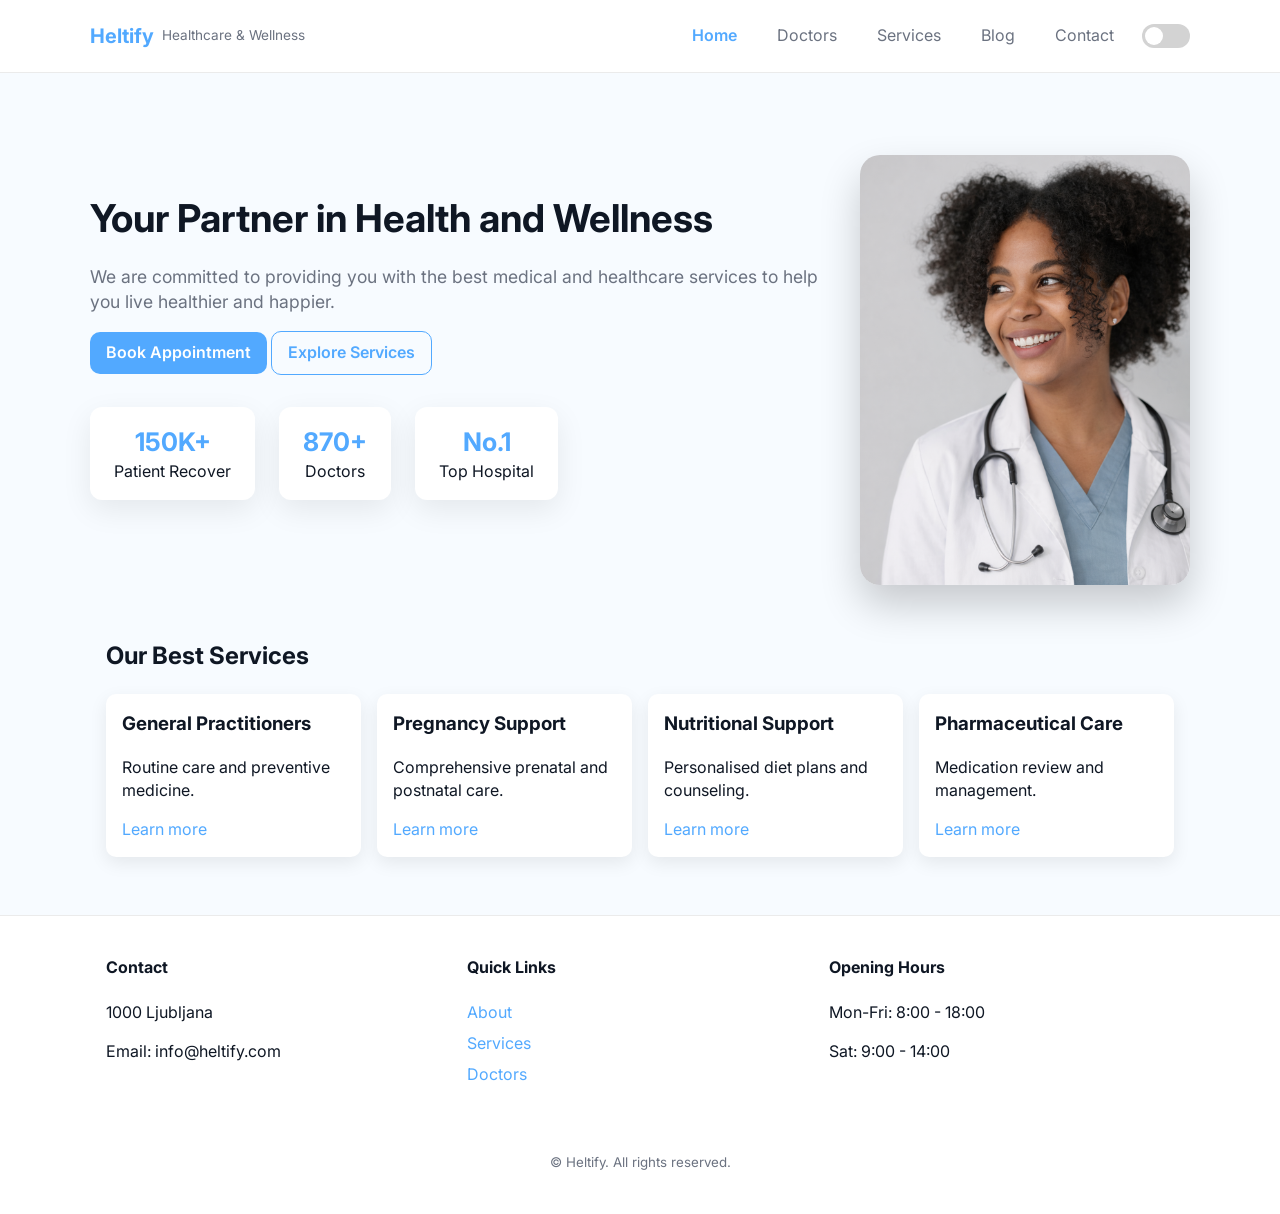
<file: index.html>
<!doctype html>
<html lang="en">
<head>
  <meta charset="utf-8" />
  <meta name="viewport" content="width=device-width, initial-scale=1.0">
  <title>Heltify</title>
  <link href="https://fonts.googleapis.com/css2?family=Inter:wght@300;400;600;700&display=swap" rel="stylesheet">
  <link rel="stylesheet" href="styles.css">
  <link rel="shortcut icon" href="image/logo.png" type="image/x-icon">
</head>
<body>
<header>
  <div class="container header-inner">
    <a class="brand" href="index.html">
      <p class="logo">Heltify</p>
      <p class="tag">Healthcare & Wellness</p>
    </a>
    <nav>
    <button id="navToggle">☰</button>
    <ul class="nav-list" id="navList">
      <li><a href="index.html" class="active">Home</a></li>
      <li><a href="doctors.html">Doctors</a></li>
      <li><a href="services.html">Services</a></li>
      <li><a href="blog.html">Blog</a></li>
      <li><a href="contact.html">Contact</a></li>
      <label class="theme-switch">
        <input type="checkbox" id="themeToggle">
        <span class="slider"></span>
      </label>
    </ul>
    </nav>
  </div>
</header>

<main>
<section class="hero container">
  <div class="hero-inner big-hero">
    <div class="hero-copy">
      <h1>Your Partner in Health and Wellness</h1>
      <p class="lead">
        We are committed to providing you with the best medical and healthcare services 
        to help you live healthier and happier.
      </p>
      <div class="hero-actions">
        <a class="btn book" href="contact.html#appointment">Book Appointment</a>
        <a class="btn services" href="services.html">Explore Services</a>
      </div>
      <ul class="large-stats">
        <li><strong>150K+</strong><span>Patient Recover</span></li>
        <li><strong>870+</strong><span>Doctors</span></li>
        <li><strong>No.1</strong><span>Top Hospital</span></li>
      </ul>
    </div>
    <div class="hero-image-wrapper">
      <img src="image/slika2.png" alt="Doctor" class="hero-big-img second">
    </div>
  </div>
</section>

<section class="container">
  <h2 class="section-title">Our Best Services</h2>
  <div class="services-grid">

    <article class="service-card">
      <h3>General Practitioners</h3>
      <p>Routine care and preventive medicine.</p>
      <a href="services.html#gp" class="link">Learn more</a>
    </article>

    <article class="service-card">
      <h3>Pregnancy Support</h3>
      <p>Comprehensive prenatal and postnatal care.</p>
      <a href="services.html#pregnancy" class="link">Learn more</a>
    </article>

    <article class="service-card">
      <h3>Nutritional Support</h3>
      <p>Personalised diet plans and counseling.</p>
      <a href="services.html#nutrition" class="link">Learn more</a>
    </article>

    <article class="service-card">
      <h3>Pharmaceutical Care</h3>
      <p>Medication review and management.</p>
      <a href="services.html#pharmacy" class="link">Learn more</a>
    </article>

  </div>
</section>
</main>

<footer>
  <div class="container footer-grid">
    <div>
      <h4>Contact</h4>
      <p>1000 Ljubljana</p>
      <p>Email: info@heltify.com</p>
    </div>
    <div>
      <h4>Quick Links</h4>
      <ul class="footer-links">
        <li><a href="index.html">About</a></li>
        <li><a href="services.html">Services</a></li>
        <li><a href="doctors.html">Doctors</a></li>
      </ul>
    </div>
    <div>
      <h4>Opening Hours</h4>
      <p>Mon-Fri: 8:00 - 18:00</p>
      <p>Sat: 9:00 - 14:00</p>
    </div>
  </div>
  <div class="footer-bottom container">
    <small>© Heltify. All rights reserved.</small>
  </div>
</footer>
<script src="script.js"></script>
</body>
</html>
</file>
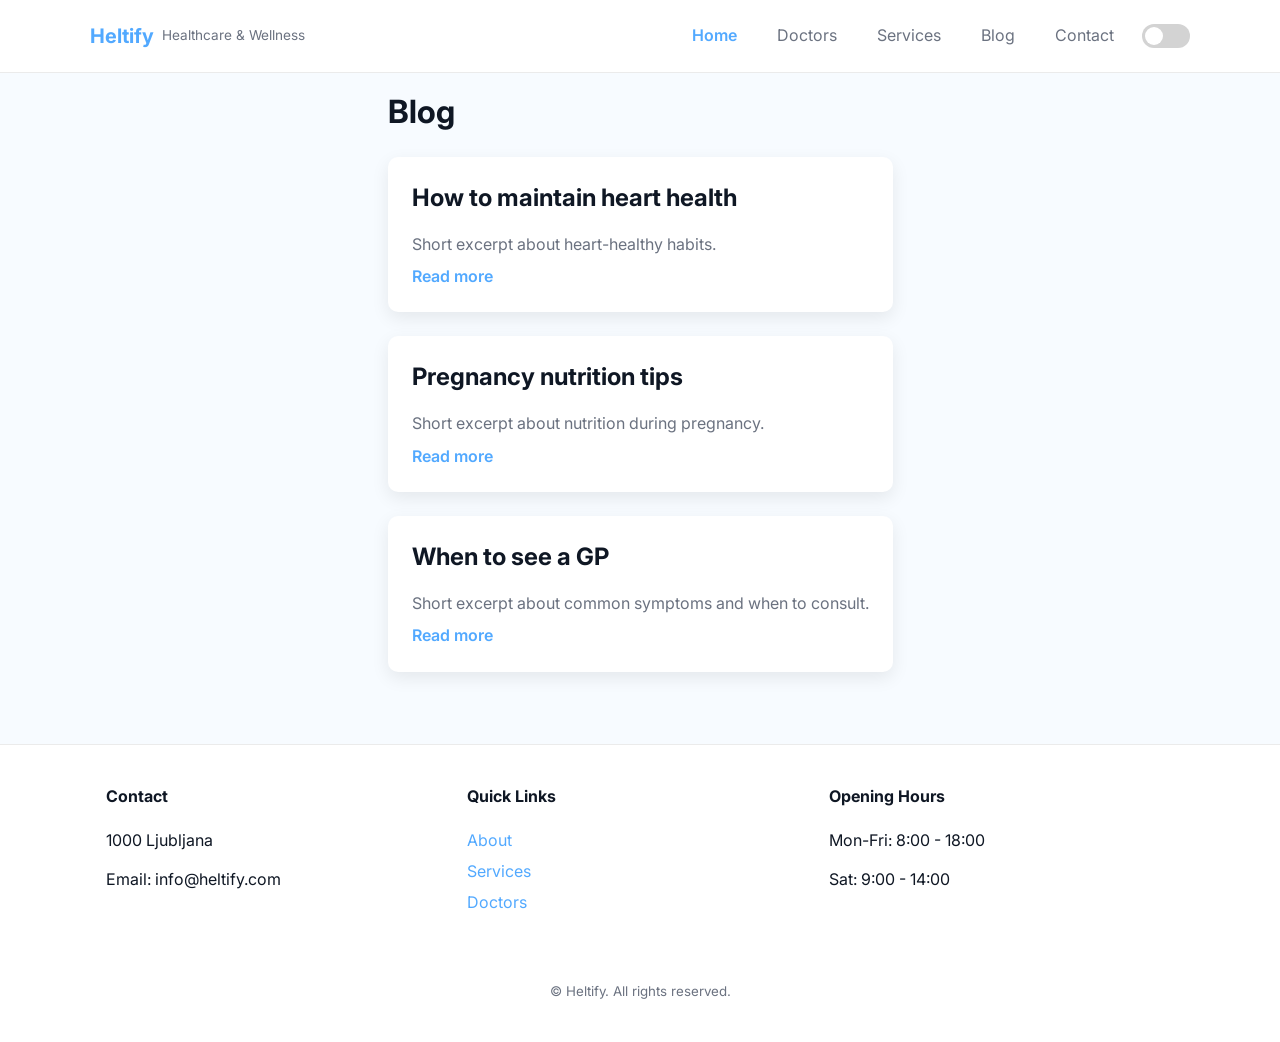
<file: blog.html>
<!doctype html>
<html lang="en">
<head>
  <meta charset="utf-8" />
  <meta name="viewport" content="width=device-width,initial-scale=1" />
  <title>Heltify</title>
  <link href="https://fonts.googleapis.com/css2?family=Inter:wght@300;400;600;700&display=swap" rel="stylesheet">
  <link rel="stylesheet" href="styles.css">
  <link rel="shortcut icon" href="image/logo.png" type="image/x-icon">
</head>
<body>
  <header>
  <div class="container header-inner">
    <a class="brand" href="index.html">
      <p class="logo">Heltify</p>
      <p class="tag">Healthcare & Wellness</p>
    </a>
    <nav>
    <button id="navToggle">☰</button>
    <ul class="nav-list" id="navList">
      <li><a href="index.html" class="active">Home</a></li>
      <li><a href="doctors.html">Doctors</a></li>
      <li><a href="services.html">Services</a></li>
      <li><a href="blog.html">Blog</a></li>
      <li><a href="contact.html">Contact</a></li>
      <label class="theme-switch">
        <input type="checkbox" id="themeToggle">
        <span class="slider"></span>
      </label>
    </ul>
    </nav>
  </div>
</header>

  <main class="container">
    <h1 class="section-title">Blog</h1>
    <article id="post1" class="post">
      <h2>How to maintain heart health</h2>
      <p>Short excerpt about heart-healthy habits.</p>
      <a class="link" href="https://share.google/aimode/x1jTLPSUB5ASnKgEu">Read more</a>
    </article>
    <article id="post2" class="post">
      <h2>Pregnancy nutrition tips</h2>
      <p>Short excerpt about nutrition during pregnancy.</p>
      <a class="link" href="https://share.google/aimode/C5BqC0V1WwG0JQxFK">Read more</a>
    </article>
    <article id="post3" class="post">
      <h2>When to see a GP</h2>
      <p>Short excerpt about common symptoms and when to consult.</p>
      <a class="link" href="https://share.google/aimode/HD5O6RsdYcJETwlqZ">Read more</a>
    </article>
  </main>

  <footer>
  <div class="container footer-grid">
    <div>
      <h4>Contact</h4>
      <p>1000 Ljubljana</p>
      <p>Email: info@heltify.com</p>
    </div>
    <div>
      <h4>Quick Links</h4>
      <ul class="footer-links">
        <li><a href="index.html">About</a></li>
        <li><a href="services.html">Services</a></li>
        <li><a href="doctors.html">Doctors</a></li>
      </ul>
    </div>
    <div>
      <h4>Opening Hours</h4>
      <p>Mon-Fri: 8:00 - 18:00</p>
      <p>Sat: 9:00 - 14:00</p>
    </div>
    </div>
    <div class="footer-bottom container">
      <small>© Heltify. All rights reserved.</small>
    </div>
  </footer>
  <script src="script.js"></script>
</body>
</html>
</file>
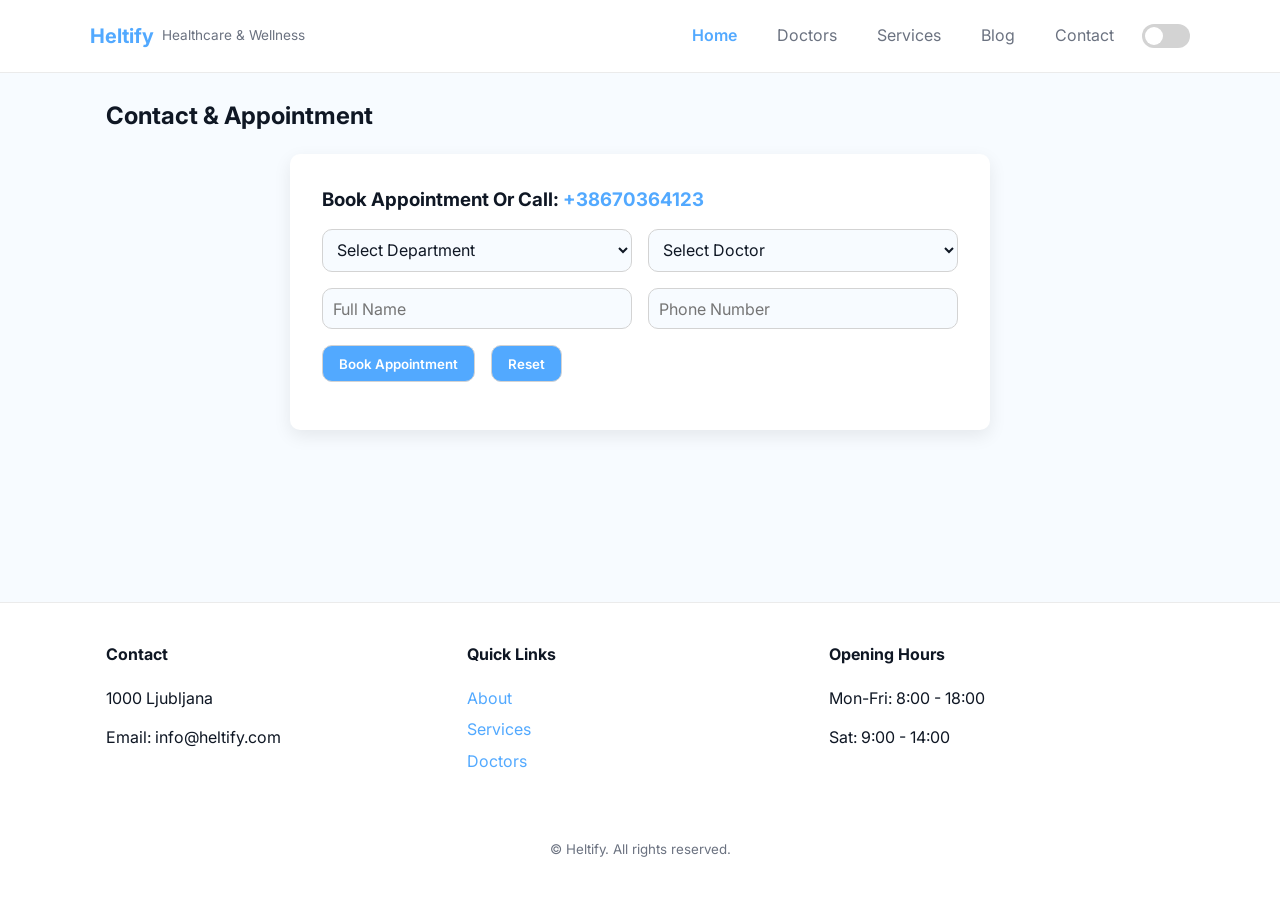
<file: contact.html>
<!doctype html>
<html lang="en">
<head>
  <meta charset="utf-8" />
  <meta name="viewport" content="width=device-width,initial-scale=1" />
  <title>Heltify</title>
  <link href="https://fonts.googleapis.com/css2?family=Inter:wght@300;400;600;700&display=swap" rel="stylesheet">
  <link rel="stylesheet" href="styles.css">
  <link rel="shortcut icon" href="image/logo.png" type="image/x-icon">
</head>
<body>
  <header>
  <div class="container header-inner">
    <a class="brand" href="index.html">
      <p class="logo">Heltify</p>
      <p class="tag">Healthcare & Wellness</p>
    </a>
    <nav>
    <button id="navToggle">☰</button>
    <ul class="nav-list" id="navList">
      <li><a href="index.html" class="active">Home</a></li>
      <li><a href="doctors.html">Doctors</a></li>
      <li><a href="services.html">Services</a></li>
      <li><a href="blog.html">Blog</a></li>
      <li><a href="contact.html">Contact</a></li>
      <label class="theme-switch">
        <input type="checkbox" id="themeToggle">
        <span class="slider"></span>
      </label>
    </ul>
    </nav>
    </div>
  </header>

  <main>
    <section class="container">
    <h1 class="section-title">Contact & Appointment</h1>
    <section id="appointment">
      <h3>Book Appointment Or Call: <span class="phone">+38670364123</span></h3>
      <form id="appointmentForm" class="appointment-form" novalidate>
        <div class="form-row">
          <select name="department" required>
            <option value="">Select Department</option>
            <option>1</option>
            <option>2</option>
            <option>3</option>
            <option>4</option>
          </select>

          <select name="doctor" required>
            <option value="">Select Doctor</option>
            <option>Dr. Leslie Taylor</option>
            <option>Dr. Zachary Brown</option>
          </select>
        </div>
        <div class="form-row">
          <input type="text" name="fullname" placeholder="Full Name" required>
          <input type="tel" name="phone" placeholder="Phone Number" required>
        </div>
        <div class="form-row">
          <button type="submit" class="btn book">Book Appointment</button>
          <button type="reset" class="btn book">Reset</button>
        </div>
        <div id="formMessage" class="form-message" aria-live="polite"></div>
      </form>
    </section>
    </section>
  </main>

  <footer>
  <div class="container footer-grid">
    <div>
      <h4>Contact</h4>
      <p>1000 Ljubljana</p>
      <p>Email: info@heltify.com</p>
    </div>
    <div>
      <h4>Quick Links</h4>
      <ul class="footer-links">
        <li><a href="index.html">About</a></li>
        <li><a href="services.html">Services</a></li>
        <li><a href="doctors.html">Doctors</a></li>
      </ul>
    </div>
    <div>
      <h4>Opening Hours</h4>
      <p>Mon-Fri: 8:00 - 18:00</p>
      <p>Sat: 9:00 - 14:00</p>
    </div>
    </div>
    <div class="footer-bottom container">
      <small>© Heltify. All rights reserved.</small>
    </div>
  </footer>
  <script src="script.js"></script>
</body>
</html>
</file>
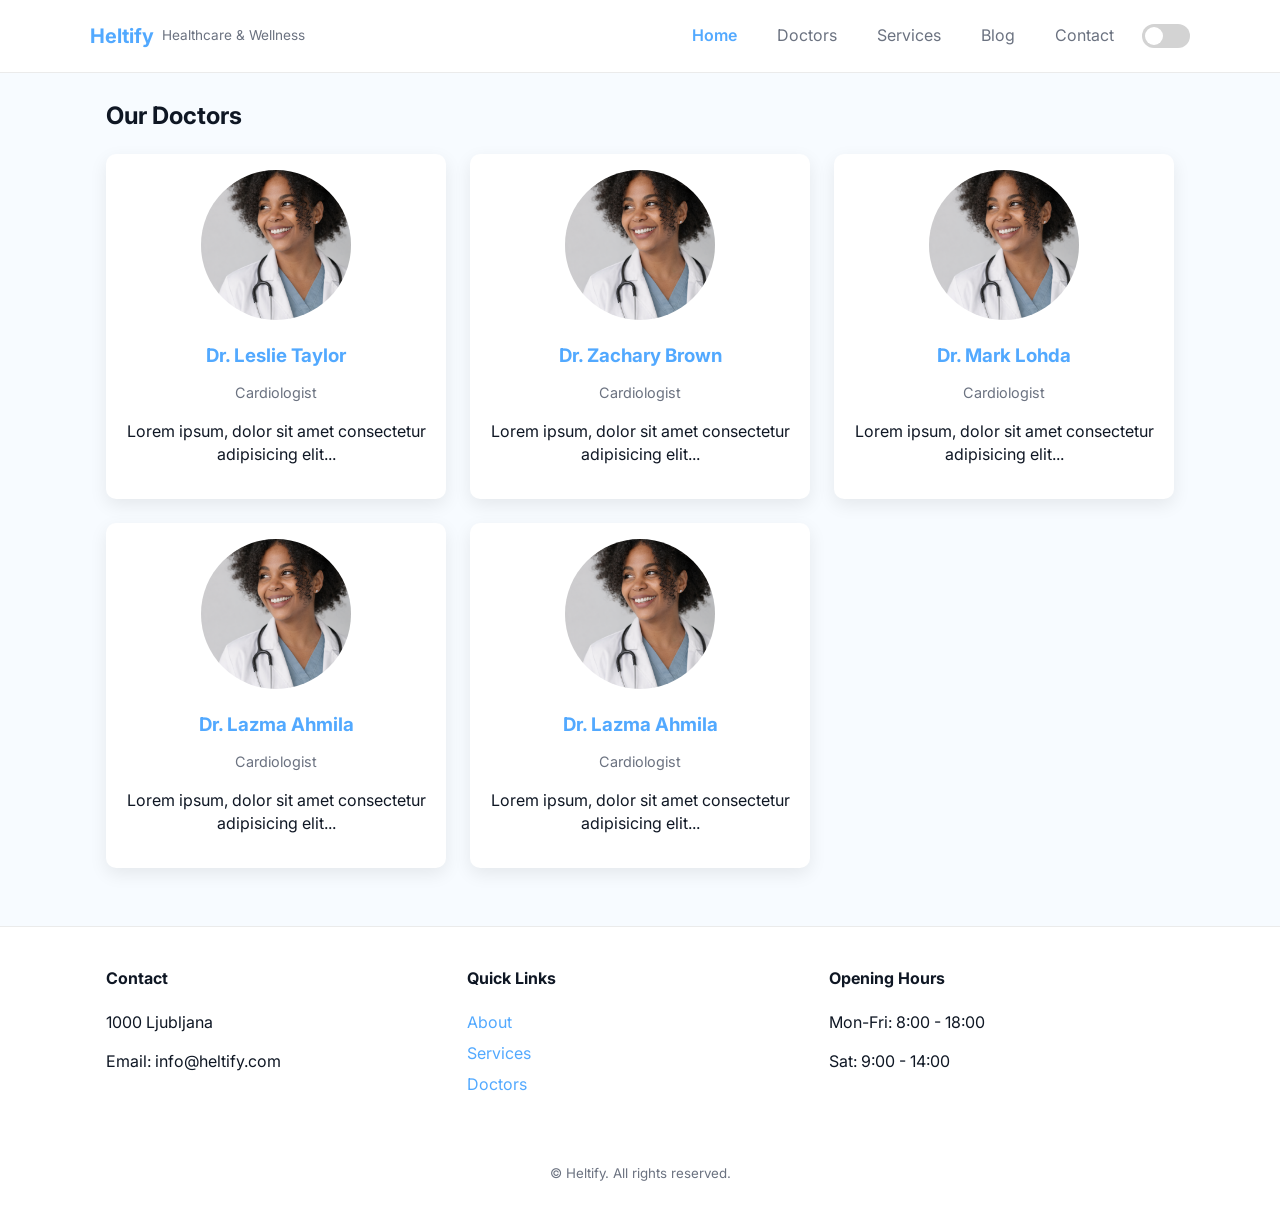
<file: doctors.html>
<!doctype html>
<html lang="en">
<head>
  <meta charset="utf-8" />
  <meta name="viewport" content="width=device-width,initial-scale=1" />
  <title>Heltify</title>
  <link href="https://fonts.googleapis.com/css2?family=Inter:wght@300;400;600;700&display=swap" rel="stylesheet">
  <link rel="stylesheet" href="styles.css">
  <link rel="shortcut icon" href="image/logo.png" type="image/x-icon">
</head>
<body>
<header>
  <div class="container header-inner">
    <a class="brand" href="index.html">
      <p class="logo">Heltify</p>
      <p class="tag">Healthcare & Wellness</p>
    </a>
    <nav>
    <button id="navToggle">☰</button>
    <ul class="nav-list" id="navList">
      <li><a href="index.html" class="active">Home</a></li>
      <li><a href="doctors.html">Doctors</a></li>
      <li><a href="services.html">Services</a></li>
      <li><a href="blog.html">Blog</a></li>
      <li><a href="contact.html">Contact</a></li>
      <label class="theme-switch">
        <input type="checkbox" id="themeToggle">
        <span class="slider"></span>
      </label>
    </ul>
    </nav>

  </div>
</header>

<main>
<section class="container">
  <h1 class="section-title">Our Doctors</h1>
  <div class="doctors-grid">
    <article class="doctor-card">
      <img src="image/slika2.png" alt="Dr. Leslie Taylor" class="avatar large">
      <h3>Dr. Leslie Taylor</h3>
      <p class="meta">Cardiologist</p>
      <p>Lorem ipsum, dolor sit amet consectetur adipisicing elit...</p>
    </article>
    <article class="doctor-card">
      <img src="image/slika2.png" alt="Dr. Zachary Brown" class="avatar large">
      <h3>Dr. Zachary Brown</h3>
      <p class="meta">Cardiologist</p>
      <p>Lorem ipsum, dolor sit amet consectetur adipisicing elit...</p>
    </article>
    <article class="doctor-card">
      <img src="image/slika2.png" alt="Dr. Mark Lohda" class="avatar large">
      <h3>Dr. Mark Lohda</h3>
      <p class="meta">Cardiologist</p>
      <p>Lorem ipsum, dolor sit amet consectetur adipisicing elit...</p>
    </article>
    <article class="doctor-card">
      <img src="image/slika2.png" alt="Dr. Lazma Ahmila" class="avatar large">
      <h3>Dr. Lazma Ahmila</h3>
      <p class="meta">Cardiologist</p>
      <p>Lorem ipsum, dolor sit amet consectetur adipisicing elit...</p>
    </article>
    <article class="doctor-card">
      <img src="image/slika2.png" alt="Dr. Lazma Ahmila" class="avatar large">
      <h3>Dr. Lazma Ahmila</h3>
      <p class="meta">Cardiologist</p>
      <p>Lorem ipsum, dolor sit amet consectetur adipisicing elit...</p>
    </article>
  </div>
  </section>
</main>

<footer>
  <div class="container footer-grid">
    <div>
      <h4>Contact</h4>
      <p>1000 Ljubljana</p>
      <p>Email: info@heltify.com</p>
    </div>
    <div>
      <h4>Quick Links</h4>
      <ul class="footer-links">
        <li><a href="index.html">About</a></li>
        <li><a href="services.html">Services</a></li>
        <li><a href="doctors.html">Doctors</a></li>
      </ul>
    </div>
    <div>
      <h4>Opening Hours</h4>
      <p>Mon-Fri: 8:00 - 18:00</p>
      <p>Sat: 9:00 - 14:00</p>
    </div>
  </div>
  <div class="footer-bottom container">
    <small>© Heltify. All rights reserved.</small>
  </div>
</footer>

<script src="script.js"></script>
</body>
</html>
</file>
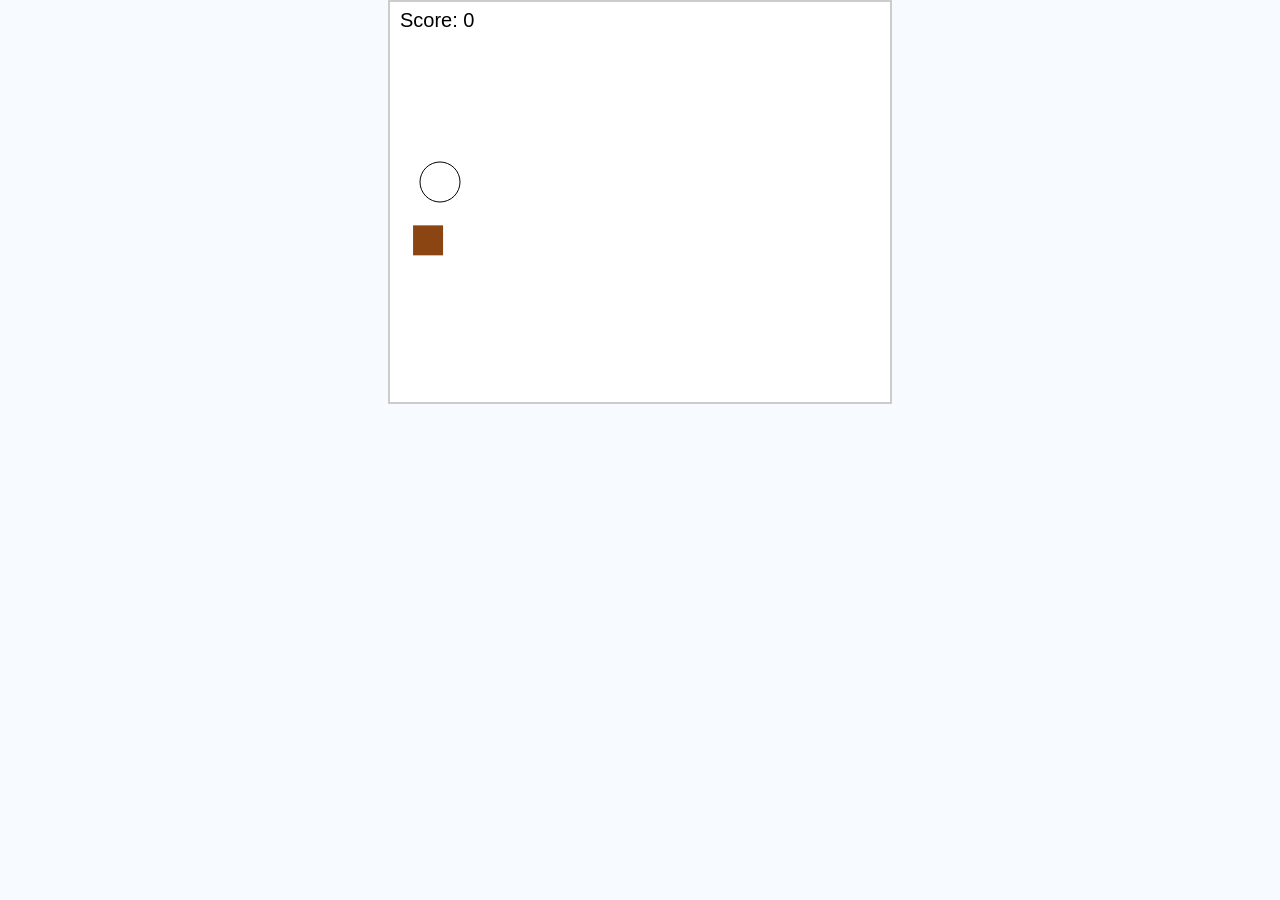
<file: igra.html>
<!DOCTYPE html>
<html lang="en">
<head>
<meta charset="UTF-8">
<meta name="viewport" content="width=device-width, initial-scale=1.0">
<link rel="shortcut icon" href="image/logo.png" type="image/x-icon">
<title>Heltify</title>
<style>
  body {
    margin: 0;
    background: #f7fbff;
    overflow: hidden;
  }
  canvas {
    display: block;
    margin: auto;
    background: #fff;
    border: 2px solid #ccc;
  }
</style>
</head>
<body>
<canvas id="gameCanvas" width="500" height="400"></canvas>
<script>
const canvas = document.getElementById("gameCanvas");
const ctx = canvas.getContext("2d");

let tooth = { x: 50, y: 180, size: 40, speed: 5 };
let chocolate = { x: Math.random() * 460, y: Math.random() * 360, size: 30 };
let score = 0;

function drawTooth() {
  ctx.fillStyle = "#ffffff";
  ctx.beginPath();
  ctx.arc(tooth.x, tooth.y, tooth.size / 2, 0, Math.PI * 2);
  ctx.fill();
  ctx.strokeStyle = "#000";
  ctx.stroke();
}

function drawChocolate() {
  ctx.fillStyle = "#8b4513";
  ctx.fillRect(chocolate.x, chocolate.y, chocolate.size, chocolate.size);
}

function drawScore() {
  ctx.fillStyle = "#000";
  ctx.font = "20px Arial";
  ctx.fillText("Score: " + score, 10, 25);
}

function update() {
  ctx.clearRect(0, 0, canvas.width, canvas.height);
  drawTooth();
  drawChocolate();
  drawScore();

  // Collision detection
  if (
    tooth.x < chocolate.x + chocolate.size &&
    tooth.x + tooth.size > chocolate.x &&
    tooth.y < chocolate.y + chocolate.size &&
    tooth.y + tooth.size > chocolate.y
  ) {
    score++;
    chocolate.x = Math.random() * 460;
    chocolate.y = Math.random() * 360;
  }

  requestAnimationFrame(update);
}

document.addEventListener("keydown", (e) => {
  if (e.key === "ArrowUp" && tooth.y > 0) tooth.y -= tooth.speed;
  if (e.key === "ArrowDown" && tooth.y < canvas.height) tooth.y += tooth.speed;
  if (e.key === "ArrowLeft" && tooth.x > 0) tooth.x -= tooth.speed;
  if (e.key === "ArrowRight" && tooth.x < canvas.width) tooth.x += tooth.speed;
});

update();
</script>
</body>
</html>
</file>
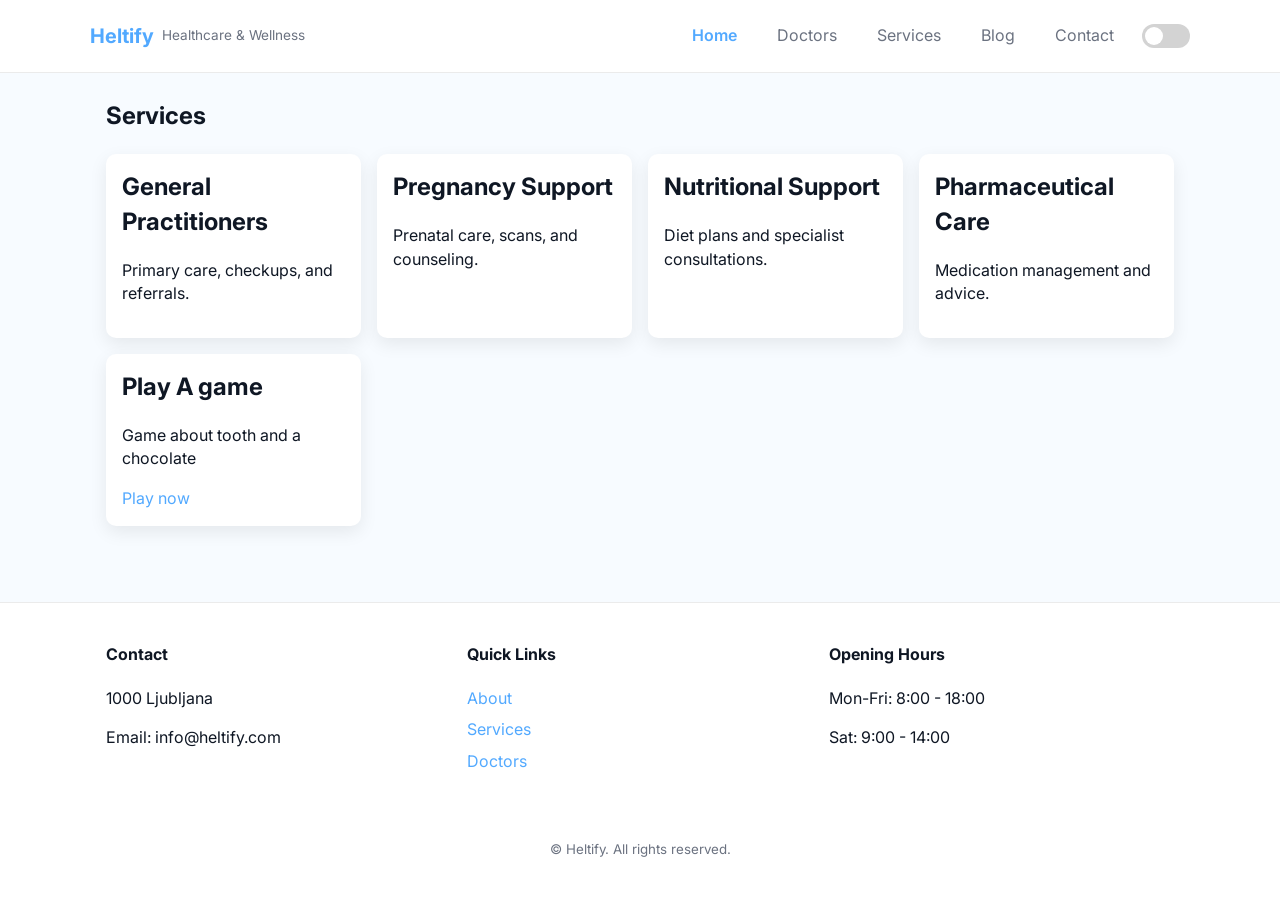
<file: services.html>
<!doctype html>
<html lang="en">
<head>
  <meta charset="utf-8" />
  <meta name="viewport" content="width=device-width,initial-scale=1" />
  <title>Heltify</title>
  <link href="https://fonts.googleapis.com/css2?family=Inter:wght@300;400;600;700&display=swap" rel="stylesheet">
  <link rel="stylesheet" href="styles.css">
  <link rel="shortcut icon" href="image/logo.png" type="image/x-icon">
</head>

<body>
  <header>
  <div class="container header-inner">
    <a class="brand" href="index.html">
      <p class="logo">Heltify</p>
      <p class="tag">Healthcare & Wellness</p>
    </a>
    <nav>
    <button id="navToggle">☰</button>
    <ul class="nav-list" id="navList">
      <li><a href="index.html" class="active">Home</a></li>
      <li><a href="doctors.html">Doctors</a></li>
      <li><a href="services.html">Services</a></li>
      <li><a href="blog.html">Blog</a></li>
      <li><a href="contact.html">Contact</a></li>
      <label class="theme-switch">
        <input type="checkbox" id="themeToggle">
        <span class="slider"></span>
      </label>
    </ul>
    </nav>
    </div>
  </header>

  <main>
    <section class="container">
    <h1 class="section-title">Services</h1>
    <div class="services-grid">
      <section id="gp" class="service-detail">
      <h2>General Practitioners</h2>
      <p>Primary care, checkups, and referrals.</p>
    </section>
    <section id="pregnancy" class="service-detail">
      <h2>Pregnancy Support</h2>
      <p>Prenatal care, scans, and counseling.</p>
    </section>
    <section id="nutrition" class="service-detail">
      <h2>Nutritional Support</h2>
      <p>Diet plans and specialist consultations.</p>
    </section>
    <section id="pharmacy" class="service-detail">
      <h2>Pharmaceutical Care</h2>
      <p>Medication management and advice.</p>
    </section>
    <section id="pharmacy" class="service-detail">
      <h2>Play A game</h2>
      <p>Game about tooth and a chocolate</p>
      <a href="igra.html">Play now</a>
    </section>
    </div>
  </section>  
  </main>

  <footer>
  <div class="container footer-grid">
    <div>
      <h4>Contact</h4>
      <p>1000 Ljubljana</p>
      <p>Email: info@heltify.com</p>
    </div>
    <div>
      <h4>Quick Links</h4>
      <ul class="footer-links">
        <li><a href="index.html">About</a></li>
        <li><a href="services.html">Services</a></li>
        <li><a href="doctors.html">Doctors</a></li>
      </ul>
    </div>
    <div>
      <h4>Opening Hours</h4>
      <p>Mon-Fri: 8:00 - 18:00</p>
      <p>Sat: 9:00 - 14:00</p>
    </div>
    </div>
    <div class="footer-bottom container">
      <small>© Heltify. All rights reserved.</small>
    </div>
  </footer>
  <script src="script.js"></script>
</body>
</html>
</file>
<file: styles.css>
:root {
  --bg: #f7fbff;
  --muted: #6b7280;
  --card: #ffffff;
  --text: #0f1724;
  --radius: 10px;
}
html, body {
  height: 100%;
}
body.dark {
  --bg: #0f1724;
  --primary: #4da3ff;
  --muted: #a7b0be;
  --card: #1a2332;
  --text: #e6eef9;
}
* {
  box-sizing: border-box;
  font-family: 'Inter', system-ui, -apple-system, "Segoe UI", Roboto, Arial;
}
body {
  margin: 0;
  background: var(--bg);
  color: var(--text);
  line-height: 1.45;
  display: flex;
  flex-direction: column;
}
.container {
  max-width: 1100px;
  margin: 0 auto;
  padding: 1rem;
  flex: 1;
}
main{
  flex: 1;
  padding: 10px;
}
h1, h2, h3, h4 {
  margin-top: 0;
  color: var(--text);
}
a {
  text-decoration: none;
  color: #52a9ff;
}
header {
  background: var(--card);
  padding: 0 20px;
  border-bottom: 1px solid rgba(0,0,0,0.08);
  position: sticky;
  top: 0;
  z-index: 100;
}
.header-inner {
  display: flex;
  align-items: center;
  justify-content: space-between;
  padding: 0.75rem 0;
  height: 4.5rem;
}
.brand {
  display: flex;
  align-items: center;
  gap: 0.5rem;
  text-decoration: none;
  color: inherit;
}
.logo {
  font-weight: 700;
  color: #52a9ff;
  font-size: 1.25rem;
}
.tag {
  font-size: 0.85rem;
  color: var(--muted);
}
nav {
  display: flex;
  align-items: center;
  gap: 1rem;
}
#navToggle {
  display: none;
  background: none;
  border: 0;
  font-size: 1.5rem;
  color: var(--text);
  cursor: pointer;
}
.nav-list {
  list-style: none;
  margin: 0;
  padding: 0;
  display: flex;
  align-items: center;
  gap: 1rem;
}
.nav-list a {
  text-decoration: none;
  color: var(--muted);
  padding: 0.5rem 0.75rem;
  border-radius: 8px;
  transition: 0.2s;
}
.nav-list a.active {
  color: #52a9ff;
  font-weight: 600;
}
.nav-list a:hover {
  background: rgba(82,169,255,0.15);
  color: #52a9ff;
}
.theme-switch {
  position: relative;
  width: 48px;
  height: 24px;
  display: inline-block;
}
.theme-switch input {
  display: none;
}
.theme-switch .slider {
  position: absolute;
  cursor: pointer;
  top: 0;
  left: 0;
  right: 0;
  bottom: 0;
  background: lightgray;
  border-radius: 24px;
  transition: 0.3s;
}
.theme-switch .slider::before {
  content: "";
  position: absolute;
  height: 18px;
  width: 18px;
  left: 3px;
  bottom: 3px;
  background: white;
  border-radius: 50%;
  transition: 0.3s;
}
body.dark .theme-switch .slider {
  background: #52a9ff;
}

body.dark .theme-switch .slider::before {
  transform: translateX(24px);
  background: white;
}

.hero {
  padding: 2rem 0;
}
.big-hero {
  display: flex;
  align-items: center;
  justify-content: space-between;
  gap: 2rem;
}
.hero-copy h1 {
  font-size: 2.4rem;
  margin: 0 0 0.5rem;
}
.lead {
  color: var(--muted);
  font-size: 1.1rem;
  margin-bottom: 1rem;
}
.hero-big-img {
  width: 330px;
  height: 430px;
  object-fit: cover;
  border-radius: 20px;
  box-shadow: 0 20px 40px rgba(0,0,0,0.2);
}
.hero-big-img.second {
  margin-top: 40px;
}
.large-stats {
  display: flex;
  gap: 1.5rem;
  flex-wrap: wrap;
  list-style: none;
  padding: 0;
  margin-top: 2rem;
}
.large-stats li {
  background: var(--card);
  padding: 1rem 1.5rem;
  border-radius: 12px;
  text-align: center;
  box-shadow: 0 10px 30px rgba(0,0,0,0.08);
}
.large-stats strong {
  display: block;
  color: #52a9ff;
  font-size: 1.6rem;
}
.btn {
  display: inline-block;
  padding: 0.6rem 1rem;
  border-radius: 10px;
  text-decoration: none;
  font-weight: 600;
  cursor: pointer;
}
.btn.book {
  background: #52a9ff;
  color: #fff;
}
.btn.services {
  border: 1px solid #52a9ff;
  color: #52a9ff;
  background: transparent;
}
.services-grid {
  display: grid;
  grid-template-columns: repeat(auto-fit, minmax(250px, 1fr));
  gap: 1rem;
}
.service-card, .service-detail {
  background: var(--card);
  padding: 1rem;
  border-radius: var(--radius);
  box-shadow: 0 6px 18px rgba(0,0,0,0.08);
}
.doctors-grid {
  display: grid;
  grid-template-columns: repeat(auto-fit, minmax(250px, 1fr));
  gap: 1.5rem;
  margin-top: 1rem;
}
.doctor-card {
  background: var(--card);
  padding: 1rem;
  border-radius: var(--radius);
  box-shadow: 0 6px 18px rgba(0,0,0,0.08);
  text-align: center;
}
.doctor-card h3 {
  margin-top: 0.5rem;
  margin-bottom: 0.25rem;
  color: #52a9ff;
}
.doctor-card .meta {
  font-size: 0.9rem;
  color: var(--muted);
  margin-bottom: 0.5rem;
}
.avatar.large {
  width: 150px;
  height: 150px;
  border-radius: 50%;
  object-fit: cover;
  margin-bottom: 0.5rem;
}
.post {
  background: var(--card);
  padding: 1.5rem;
  border-radius: var(--radius);
  margin-bottom: 1.5rem;
  box-shadow: 0 6px 18px rgba(0,0,0,0.08);
}
.post h2 {
  margin-top: 0;
  margin-bottom: 0.5rem;
  color:var(--text);
}
.post p {
  color: var(--muted);
  line-height: 1.6;
  margin-bottom: 0.5rem;
}
.post a.link {
  font-weight: 600;
}
#appointment {
  background: var(--card);
  padding: 2rem;
  border-radius: var(--radius);
  box-shadow: 0 6px 18px rgba(0,0,0,0.08);
  max-width: 700px;
  margin: 1rem auto;
}
#appointment h3 {
  margin-top: 0;
  margin-bottom: 1rem;
  color: var(--text);
}
.phone{
  color: #52a9ff;
}
.appointment-form .form-row {
  display: flex;
  gap: 1rem;
  margin-bottom: 1rem;
  flex-wrap: wrap;
}
.appointment-form .btn{
  border: 1px solid lightgray;
}
.appointment-form input,
.appointment-form select {
  flex: 1;
  padding: 0.6rem;
  border-radius: var(--radius);
  border: 1px solid lightgray;
  font-size: 1rem;
  background: var(--bg);
  color: var(--text);
  transition: border 0.2s;
}
.appointment-form input:focus,
.appointment-form select:focus {
  border-color: #52a9ff;
  outline: none;
}
.form-message {
  margin-top: 1rem;
  color: #52a9ff;
}
footer, .other-footer {
  background: var(--card);
  border-top: 1px solid rgba(0,0,0,0.08);
  padding: 1.5rem 0;
  margin-top: 2rem;
}
.footer-grid {
  display: grid;
  grid-template-columns: repeat(auto-fit, minmax(200px, 1fr));
  gap: 1rem;
}
.footer-links {
  list-style: none;
  padding: 0;
}
.footer-links li {
  margin-bottom: 0.5rem;
}
.footer-bottom {
  text-align: center;
  color: var(--muted);
  margin-top: 1rem;
}
@media (max-width: 720px) {
  #navToggle {
    display: block;
  }
  .nav-list {
    display: none;
    flex-direction: column;
    position: absolute;
    top: 60px;
    right: 1rem;
    background: var(--card);
    padding: 1rem;
    border-radius: var(--radius);
    box-shadow: 0 10px 30px rgba(0,0,0,0.1);
  }
  .nav-list.show {
    display: flex;
  }
  .large-stats{
    display: flex;
    gap: 0.8rem;
    justify-content: center;
  }
  .large-stats li {
    padding: 0.5;
  }
  .large-stats strong {
    display: block;
    color: #52a9ff;
    font-size: 1rem;
  }
  
  .big-hero {
    flex-direction: column;
    text-align: center;
  }
  .services-grid, .doctors-grid {
    grid-template-columns: 1fr;
  }
  .appointment-form .form-row {
    flex-direction: column;
  }
  .hero-big-img {
    width: 60%;
    height: auto;
  }
}
</file>
